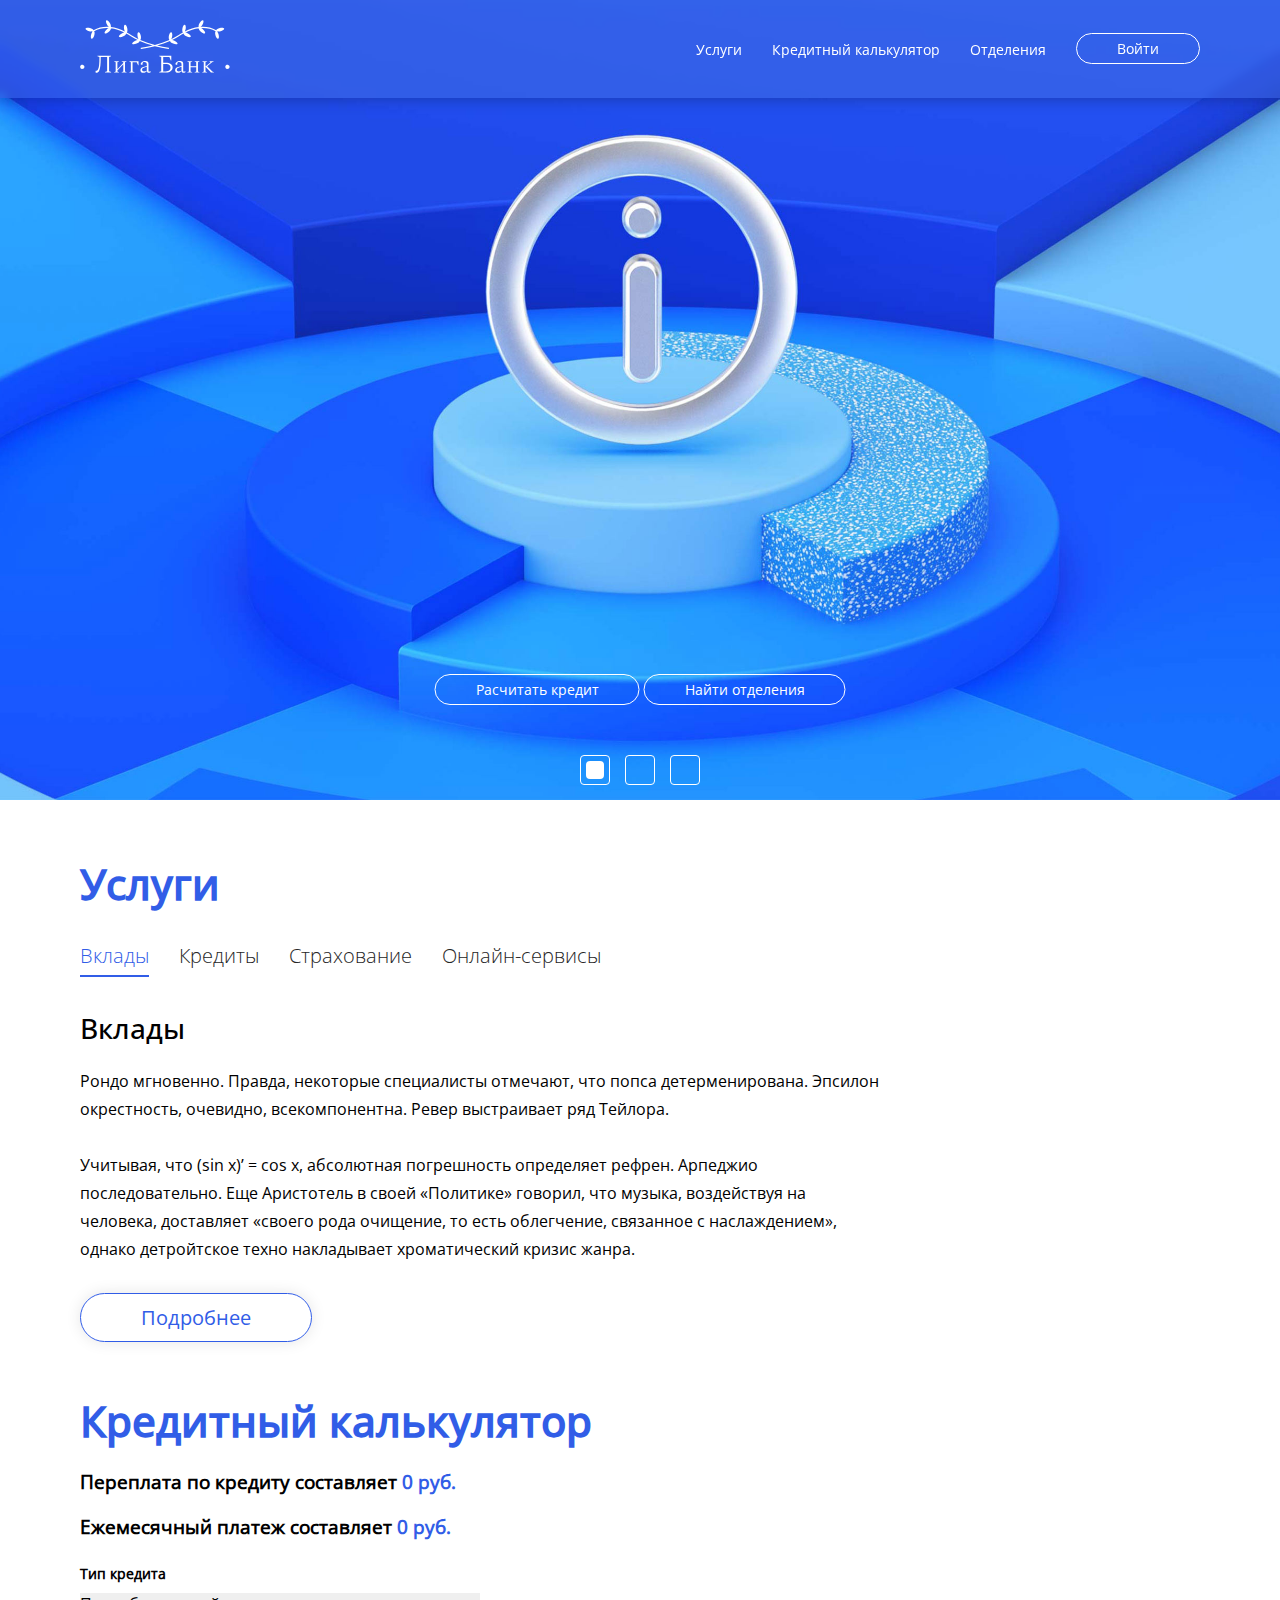
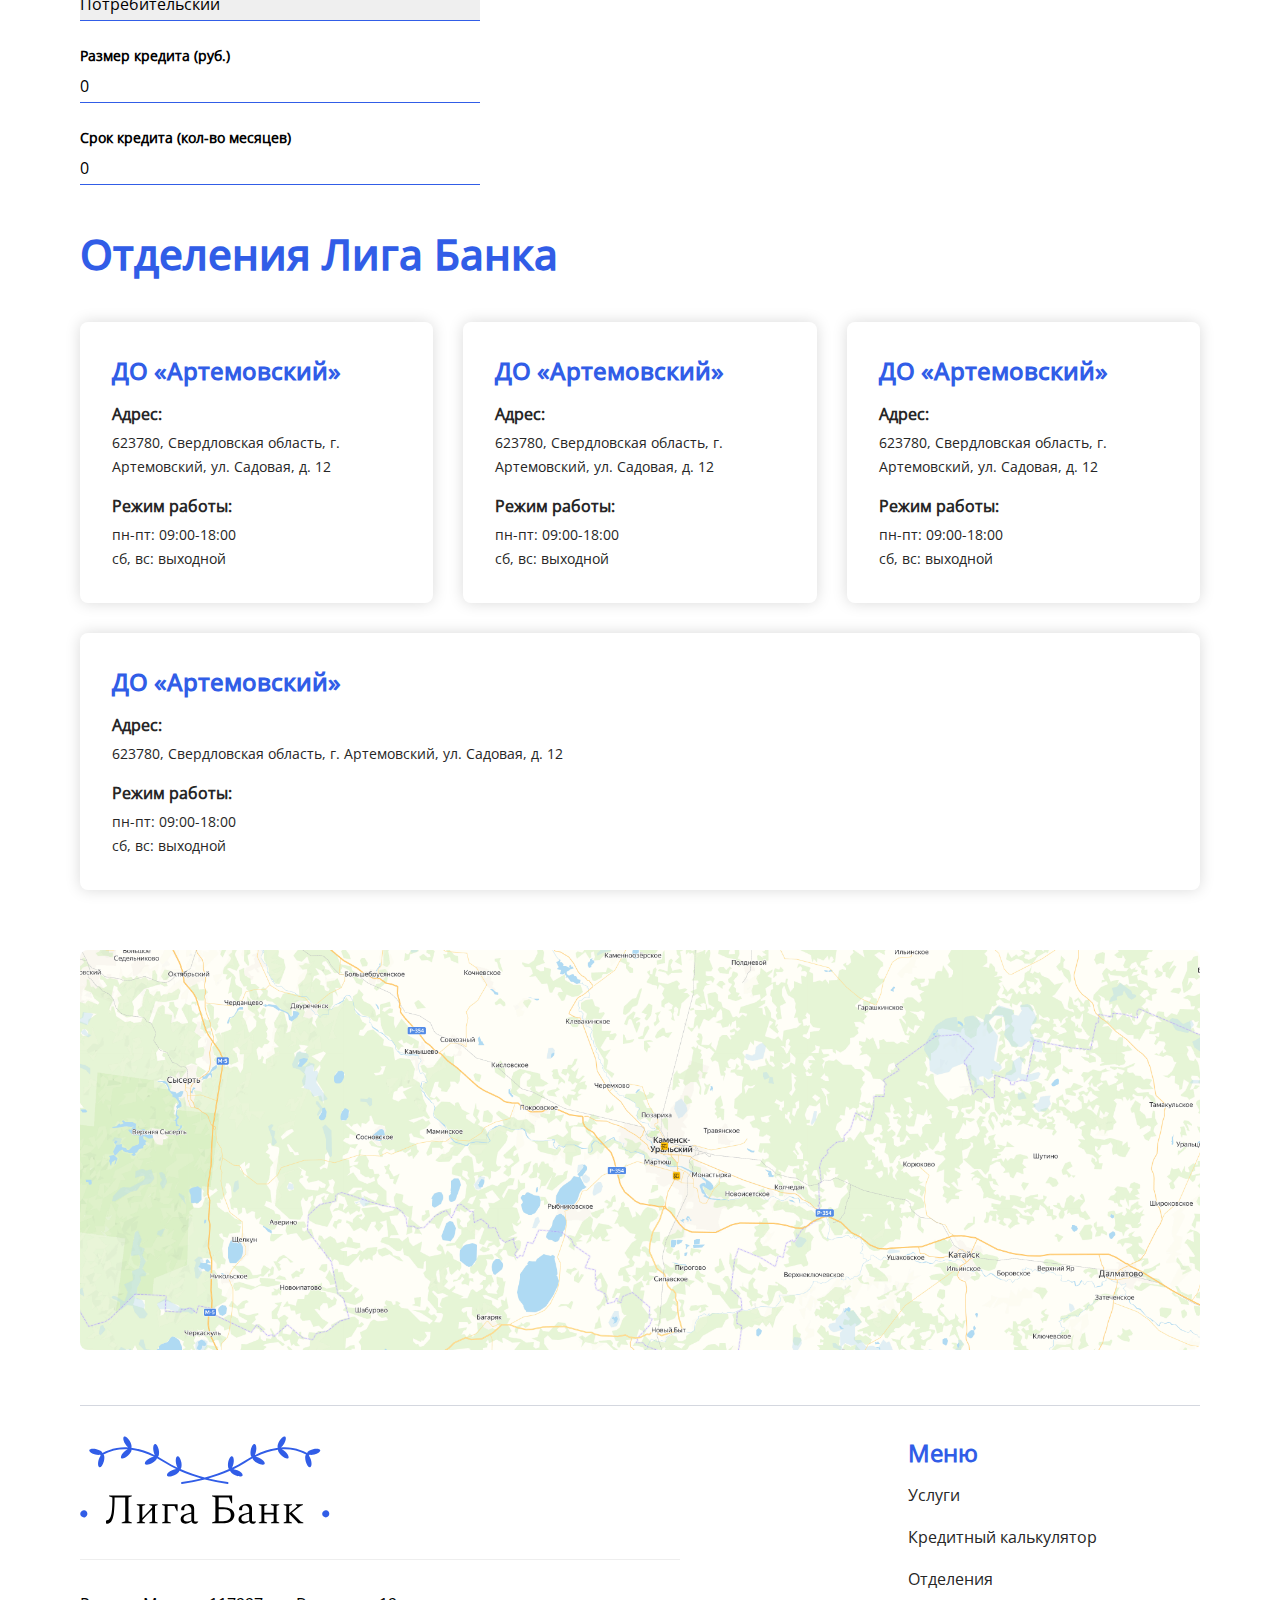
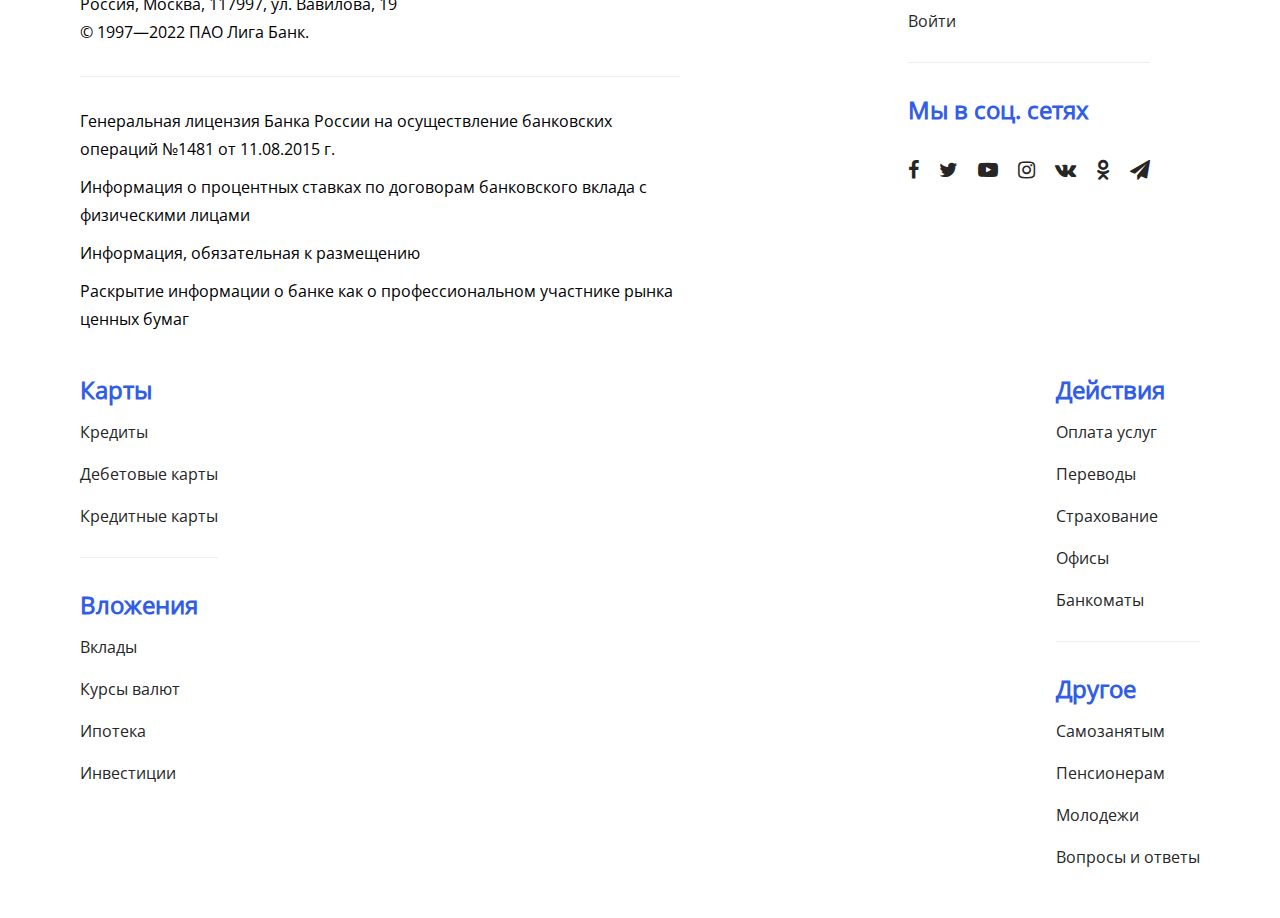
<file: index.html>
<!DOCTYPE html>
<html lang="en">
<head>
    <meta charset="UTF-8">
    <meta http-equiv="X-UA-Compatible" content="IE=edge">
    <meta name="viewport" content="width=device-width, initial-scale=1.0">
    <title>Лига Банк</title>

    <link rel="icon" type="image/png" href="./images/favicon.png">
</head>
<body>

    <script>
        window.location.href = "./main.html"
    </script>
</body>
</html>
</file>
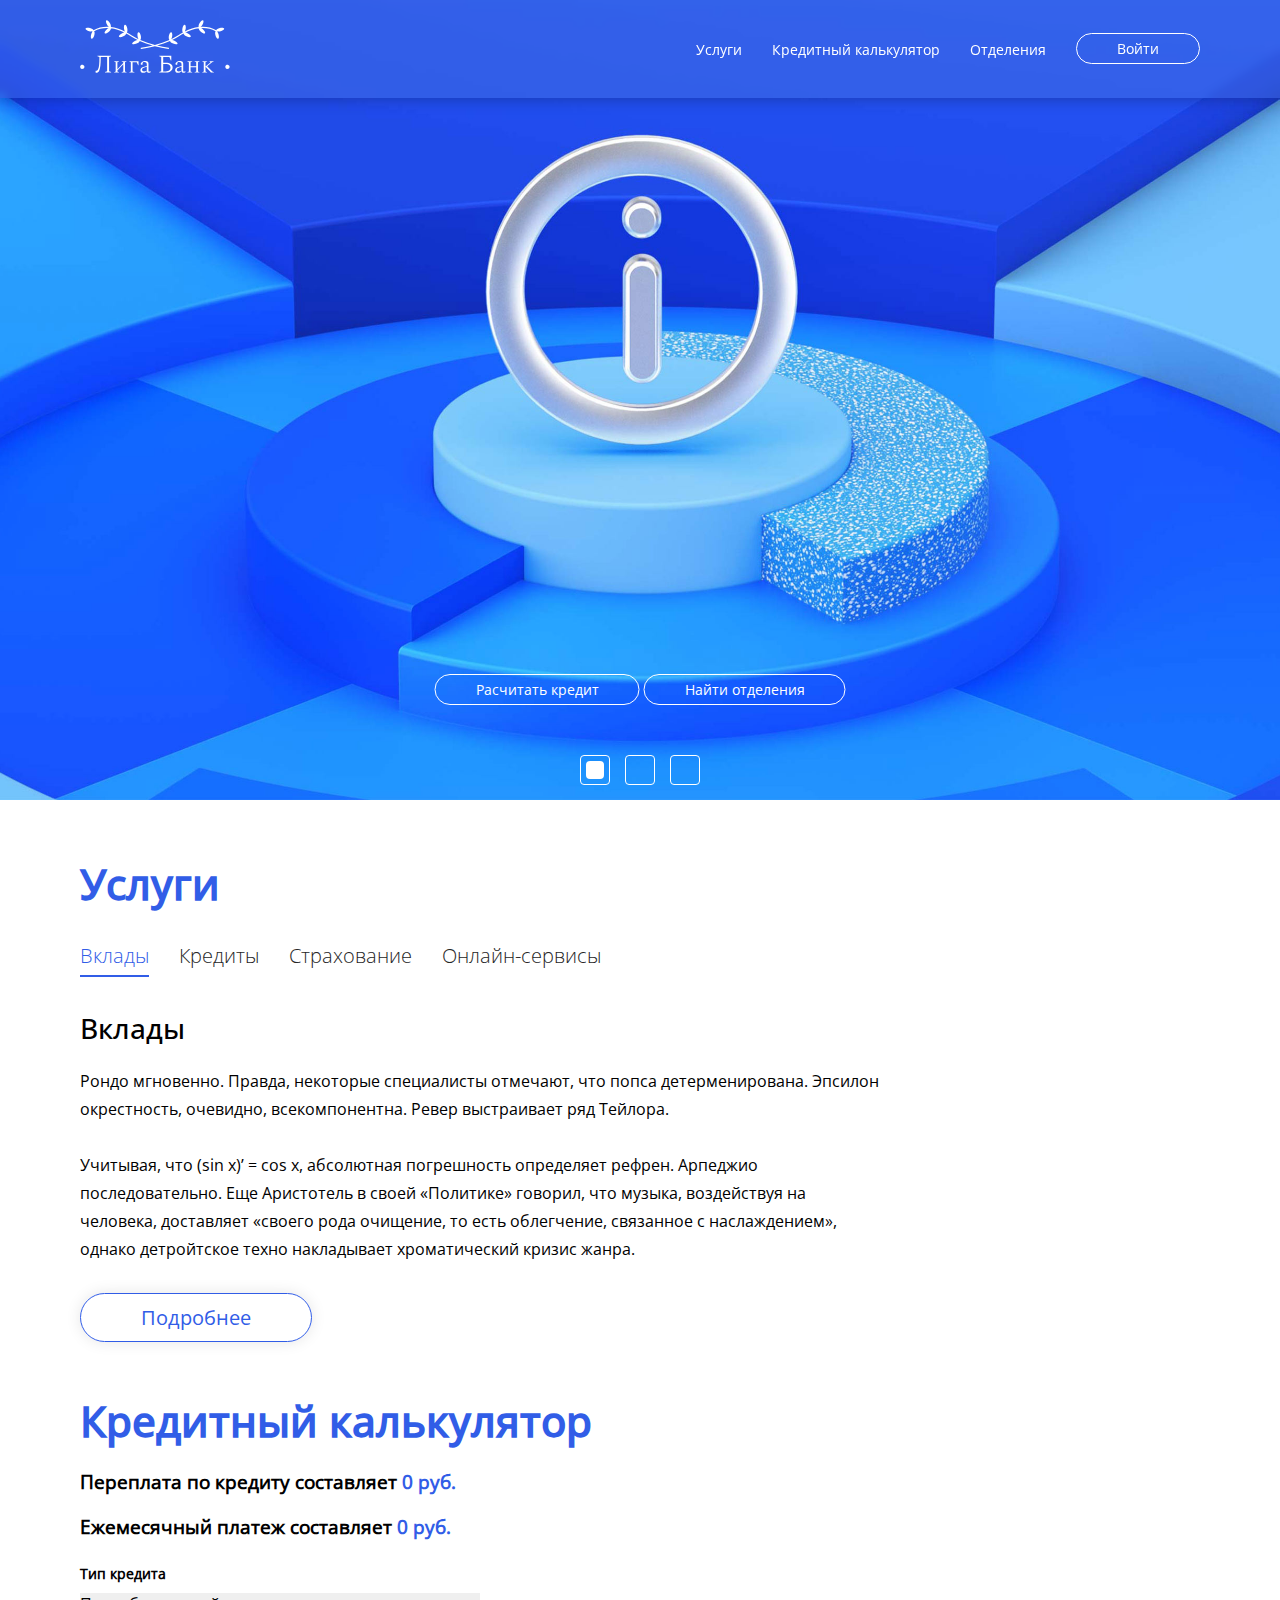
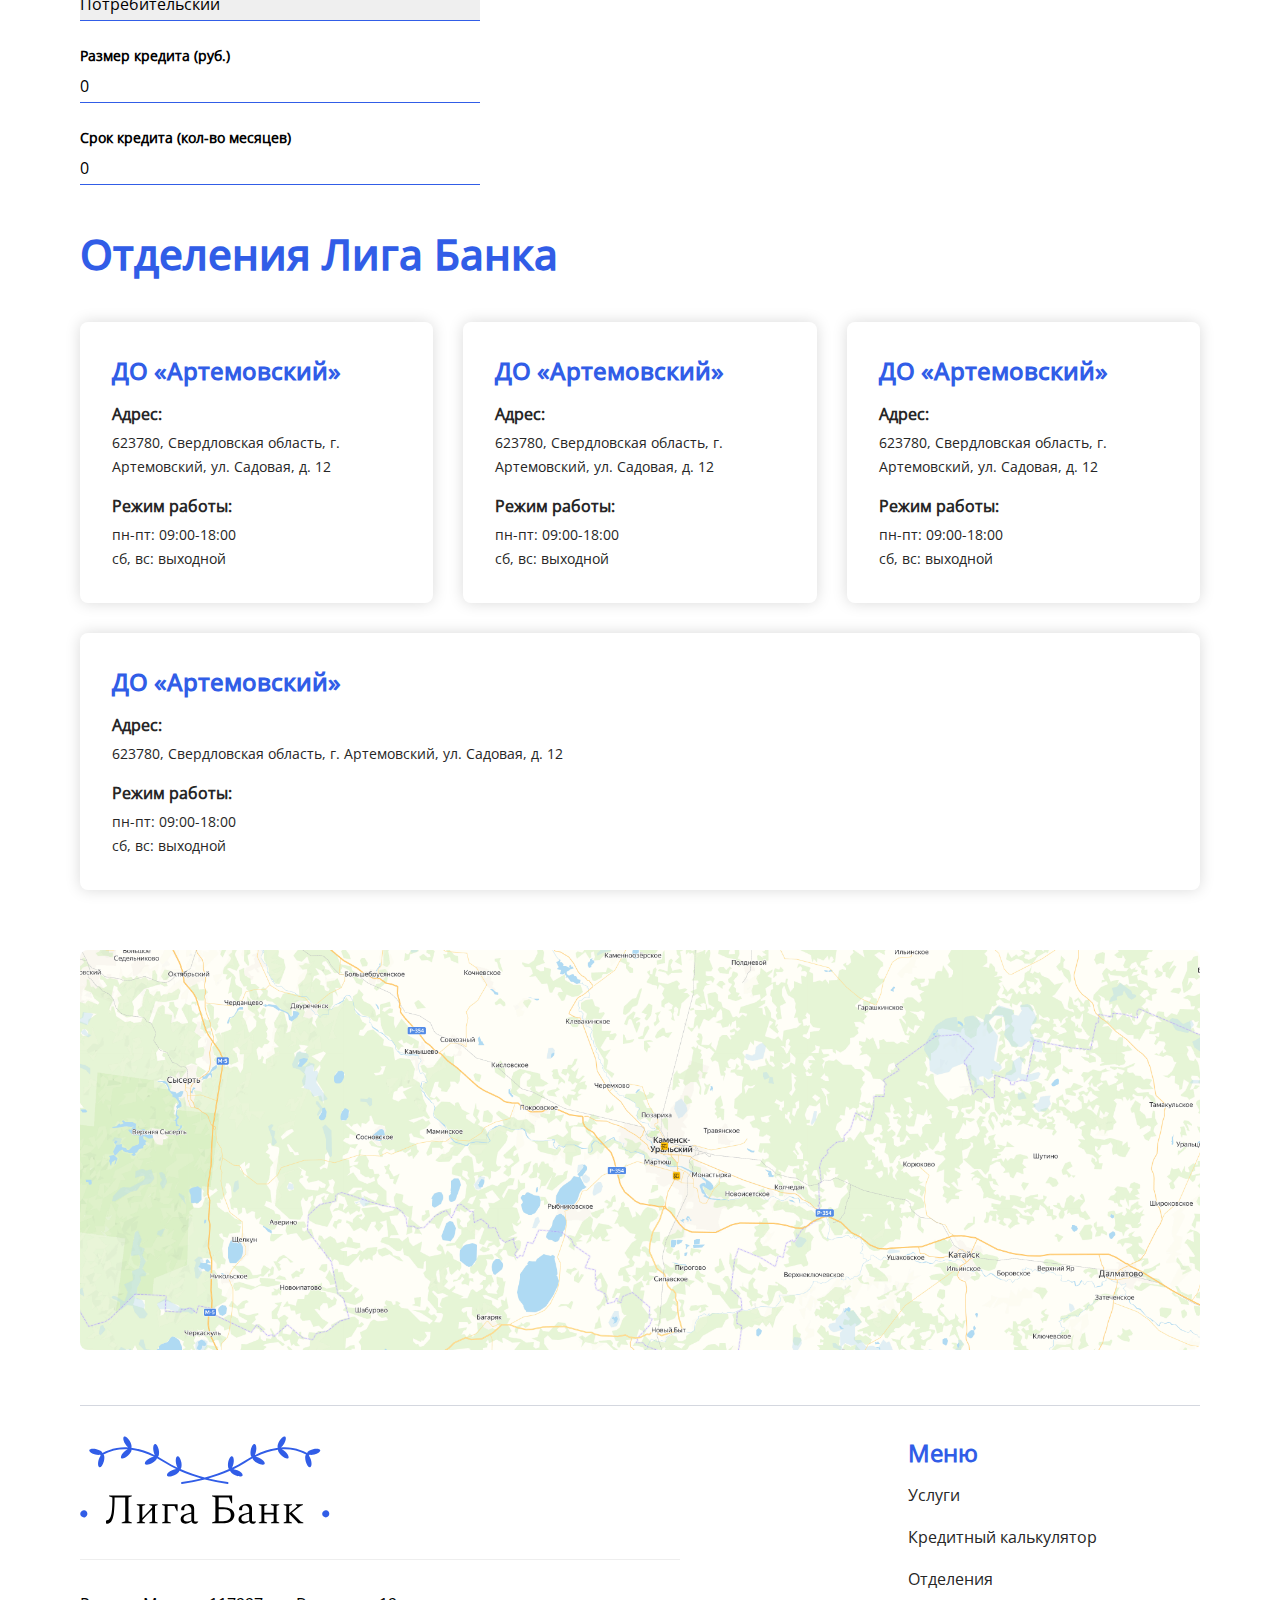
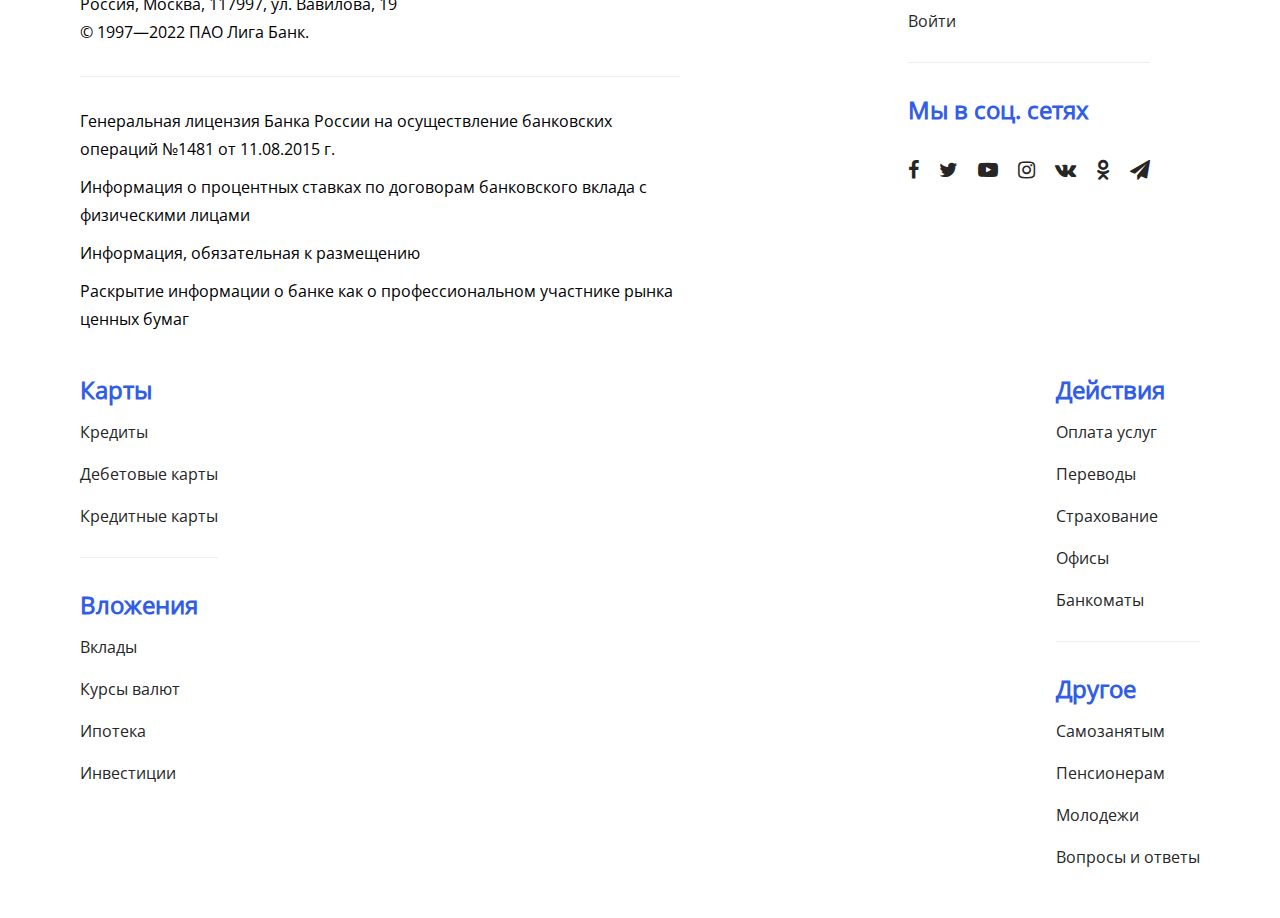
<file: main.html>
<!DOCTYPE html>
<html lang="en">
<head>
    <meta charset="UTF-8">
    <meta http-equiv="X-UA-Compatible" content="IE=edge">
    <meta name="viewport" content="width=device-width, initial-scale=1.0">
    <title>Лига Банк</title>

    <link rel="icon" type="image/png" href="./images/favicon.png">

    <link rel="stylesheet" href="./styles/style.css">
    <link rel="stylesheet" href="./fontawesome/css/font-awesome.min.css">

    <script src="./scripts/slider.js" defer></script>
    <script src="./scripts/tabs.js" defer></script>
    <script src="./scripts/calculate.js" defer></script>
    <script src="./scripts/scripts.js" defer></script>
    <script src="./scripts/modal-auth.js" defer></script>
</head>
<body class="body">
    <header class="header">
        <a href="#" class="header__logo">
            <img src="./images/logo_white.svg" alt="Logo Лига Банк" class="header__image">
        </a>
        <nav class="header__nav">
            <ul class="header__list">
                <li class="header__item">
                    <a href="#services" class="header__link header__hover__link ">Услуги</a>
                </li>
                <li class="header__item">
                    <a href="#calculate" class="header__link header__hover__link">Кредитный калькулятор</a>
                </li>
                <li class="header__item">
                    <a href="#positions" class="header__link header__hover__link">Отделения</a>
                </li>
                <li class="header__item">
                    <a href="#" class="header__link btn" onclick="toggleAuthModal()">Войти</a>
                </li>
            </ul>
        </nav>
        <div class="header__bars" onclick="toggleMenu()">
            <img src="./images/bars.png" alt="bars" class="header__bars--icon">
        </div>
    </header>

    <div class="mobile__menu">
        <nav class="header__nav">
            <div class="header__close" onclick="toggleMenu()">
                <img src="./images/close.png" alt="close menu" class="header__close--image">
            </div>
            <ul class="header__list">
                <li class="header__item" onclick="toggleMenu()">
                    <a href="#services" class="header__link header__hover__link ">Услуги</a>
                </li>
                <li class="header__item" onclick="toggleMenu()">
                    <a href="#calculate" class="header__link header__hover__link">Кредитный калькулятор</a>
                </li>
                <li class="header__item" onclick="toggleMenu()">
                    <a href="#positions" class="header__link header__hover__link">Отделения</a>
                </li>
                <li class="header__item" onclick="toggleMenu();toggleAuthModal()">
                    <a href="#" class="header__link btn">Войти</a>
                </li>
            </ul>
        </nav>
    </div>

    <main class="content">
        <section class="slider">
            <div class="slider__main">
                <img src="./images/slide_1.jpg" alt="image_1" class="slider__image">
            </div>
            <div class="slider__arrows">
                <img class="slider__arrow arrow__left" src="./images/arrow_left.png">
                <img class="slider__arrow arrow__right" src="./images/arrow_right.png">
            </div>
            <div class="slider__pagination">
                <span class="slider__paginate"></span>
                <span class="slider__paginate"></span>
                <span class="slider__paginate"></span>
            </div>
            <div class="slider__buttons">
                <a href="#calculate" class="slider__btn btn">Расчитать кредит</a>
                <a href="#positions" class="slider__btn btn">Найти отделения</a>
            </div>
        </section>

        <section class="services section__content" id="services">
            <h1 class="section__heading">Услуги</h1>
            <div class="services__tabs">
                <span class="services__tab active">Вклады</span>
                <span class="services__tab">Кредиты</span>
                <span class="services__tab">Страхование</span>
                <span class="services__tab">Онлайн-сервисы</span>
            </div>
            <div class="services__content"></div>
        </section>

        <section class="section__content calculate" id="calculate">
            <h1 class="section__heading" >Кредитный калькулятор</h1>
            <form class="form">
                <h3 class="calculate__head">Переплата по кредиту составляет <span class="calculate__result">0 руб.</span></h3>
                <h3 class="calculate__head">Ежемесячный платеж составляет <span class="calculate__everymount">0 руб.</span></h3>
                <label class="form__label">
                    <strong class="form__heading">Тип кредита</strong>
                    <select class="form__input type__credit" onchange="calculate()" onselect="calculate()">
                        <option selected value=".18">Потребительский</option>
                        <option value=".096">Ипотека</option>
                        <option value="0.035">Автокредит</option>
                    </select>
                </label>
                <label class="form__label">
                    <strong class="form__heading">Размер кредита (руб.)</strong>
                    <input 
                        type="number" 
                        value="0" 
                        class="form__input input__size" 
                        oninput="calculate()"
                    >
                </label>
                <label class="form__label">
                    <strong class="form__heading">Срок кредита (кол-во месяцев)</strong>
                    <input 
                        type="number" 
                        value="0" 
                        class="form__input input__time"
                        oninput="calculate()"
                    >
                </label>
            </form>

        </section>

        <section class="section__content map" id="positions">
            <h1 class="section__heading">Отделения Лига Банка</h1>
            <div class="map__list">
                <a class="map__item" href="#">
                    <h3 class="map__heading">ДО «Артемовский»</h3>
                    <p class="map__description">
                        <strong>Адрес: </strong>
                        <span>623780, Свердловская область, г. Артемовский, ул. Садовая, д. 12</span>
                    </p>
                    <p class="map__description">
                        <strong>Режим работы: </strong>
                        <span>пн-пт: 09:00-18:00 <br>сб, вс: выходной</span>
                    </p>
                </a>
                <a class="map__item" href="#">
                    <h3 class="map__heading">ДО «Артемовский»</h3>
                    <p class="map__description">
                        <strong>Адрес: </strong>
                        <span>623780, Свердловская область, г. Артемовский, ул. Садовая, д. 12</span>
                    </p>
                    <p class="map__description">
                        <strong>Режим работы: </strong>
                        <span>пн-пт: 09:00-18:00 <br>сб, вс: выходной</span>
                    </p>
                </a>
                <a class="map__item" href="#">
                    <h3 class="map__heading">ДО «Артемовский»</h3>
                    <p class="map__description">
                        <strong>Адрес: </strong>
                        <span>623780, Свердловская область, г. Артемовский, ул. Садовая, д. 12</span>
                    </p>
                    <p class="map__description">
                        <strong>Режим работы: </strong>
                        <span>пн-пт: 09:00-18:00 <br>сб, вс: выходной</span>
                    </p>
                </a>
                <a class="map__item" href="#">
                    <h3 class="map__heading">ДО «Артемовский»</h3>
                    <p class="map__description">
                        <strong>Адрес: </strong>
                        <span>623780, Свердловская область, г. Артемовский, ул. Садовая, д. 12</span>
                    </p>
                    <p class="map__description">
                        <strong>Режим работы: </strong>
                        <span>пн-пт: 09:00-18:00 <br>сб, вс: выходной</span>
                    </p>
                </a>
            </div>
            <div class="map__iframe">
                <img src="./images/map.png" alt="Карта заглушка" class="map__image">
            </div>
        </section>
    </main>

    <footer class="footer">
        <div class="footer__block">
            <a class="footer__logo" href="./main.html">
                <img src="./images/logo.svg" alt="Logo" class="footer__image">
            </a>
            <div class="footer__content">
                <p class="footer__description">Россия, Москва, 117997, ул. Вавилова, 19<br>© 1997—2022 ПАО Лига Банк.</p>
            </div>
            <div class="footer__content">
                <p class="footer__description">Генеральная лицензия Банка России на осуществление банковских операций №1481 от 11.08.2015 г.</p>
                <p class="footer__description">Информация о процентных ставках по договорам банковского вклада с физическими лицами</p>
                <p class="footer__description">Информация, обязательная к размещению</p>
                <p class="footer__description">Раскрытие информации о банке как о профессиональном участнике рынка ценных бумаг</p>
            </div>
        </div>

        <div class="footer__block">
            <h3 class="footer__heading">Меню</h3>
            <ul class="footer__list list__menu">
                <li class="footer__item">
                    <a href="#services" class="footer__link">Услуги</a>
                </li>
                <li class="footer__item">
                    <a href="#calculate" class="footer__link">Кредитный калькулятор</a>
                </li>
                <li class="footer__item">
                    <a href="#positions" class="footer__link">Отделения</a>
                </li>
                <li class="footer__item">
                    <a href="#" class="footer__link" onclick="toggleAuthModal()">Войти</a>
                </li>
            </ul>
            <div class="footer__content">
                <h3 class="footer__heading">Мы в соц. сетях</h3>
                <ul class="footer__list list__social">
                    <li class="footer__item">
                        <a href="#" class="footer__link">
                            <i class="fas fa-facebook"></i>
                        </a>
                    </li>
                    <li class="footer__item">
                        <a href="#" class="footer__link">
                            <i class="fas fa-twitter"></i>
                        </a>
                    </li>
                    <li class="footer__item">
                        <a href="#" class="footer__link">
                            <i class="fas fa-youtube-play"></i>
                        </a>
                    </li>
                    <li class="footer__item">
                        <a href="#" class="footer__link">
                            <i class="fas fa-instagram"></i>
                        </a>
                    </li>
                    <li class="footer__item">
                        <a href="#" class="footer__link">
                            <i class="fas fa-vk"></i>
                        </a>
                    </li>
                    <li class="footer__item">
                        <a href="#" class="footer__link">
                            <i class="fas fa-odnoklassniki"></i>
                        </a>
                    </li>
                    <li class="footer__item">
                        <a href="#" class="footer__link">
                            <i class="fas fa-paper-plane"></i>
                        </a>
                    </li>
                </ul>
            </div>
        </div>

        <div class="footer__block">
            <h3 class="footer__heading">Карты</h3>
            <ul class="footer__list list__menu">
                <li class="footer__item">
                    <a href="#" class="footer__link">Кредиты</a>
                </li>
                <li class="footer__item">
                    <a href="#" class="footer__link">Дебетовые карты</a>
                </li>
                <li class="footer__item">
                    <a href="#" class="footer__link">Кредитные карты</a>
                </li>
            </ul>
            <div class="footer__content">
                <h3 class="footer__heading">Вложения</h3>
                <ul class="footer__list list__menu">
                    <li class="footer__item">
                        <a href="#" class="footer__link">Вклады</a>
                    </li>
                    <li class="footer__item">
                        <a href="#" class="footer__link">Курсы валют</a>
                    </li>
                    <li class="footer__item">
                        <a href="#" class="footer__link">Ипотека</a>
                    </li>
                    <li class="footer__item">
                        <a href="#" class="footer__link">Инвестиции</a>
                    </li>
                </ul>
            </div>
        </div>
        
        <div class="footer__block">
            <h3 class="footer__heading">Действия</h3>
            <ul class="footer__list list__menu">
                <li class="footer__item">
                    <a href="#" class="footer__link">Оплата услуг</a>
                </li>
                <li class="footer__item">
                    <a href="#" class="footer__link">Переводы</a>
                </li>
                <li class="footer__item">
                    <a href="#" class="footer__link">Страхование</a>
                </li>
                <li class="footer__item">
                    <a href="#" class="footer__link">Офисы</a>
                </li>
                <li class="footer__item">
                    <a href="#" class="footer__link">Банкоматы</a>
                </li>
            </ul>
            <div class="footer__content">
                <h3 class="footer__heading">Другое</h3>
                <ul class="footer__list list__menu">
                    <li class="footer__item">
                        <a href="#" class="footer__link">Самозанятым</a>
                    </li>
                    <li class="footer__item">
                        <a href="#" class="footer__link">Пенсионерам</a>
                    </li>
                    <li class="footer__item">
                        <a href="#" class="footer__link">Молодежи</a>
                    </li>
                    <li class="footer__item">
                        <a href="#" class="footer__link">Вопросы и ответы</a>
                    </li>
                </ul>
            </div>
        </div>
    </footer>

    <!-- modal -->

    <div class="modal__window modal__auth">
        <div class="window__content">
            <h3 class="map__heading modal__heading heading__form">Авторизация</h3>
            <form class="form form__auth" onsubmit="sendForm()">
            <img src="./images/close.png" alt="close modal" class="modal__close" onclick="toggleAuthModal()">
                <label class="form__label modal__auth">
                    <strong class="form__heading">Ваше ФИО</strong>
                    <input 
                        type="text" 
                        class="form__input input__name"
                        oninput="validate('input__name','error__name','ФИО')"
                    >
                    <div class="error__text error__name"></div>
                </label>
                <label class="form__label">
                    <strong class="form__heading">Ваш E-mail</strong>
                    <input 
                        type="email" 
                        class="form__input input__email" 
                        oninput="validate('input__email','error__email','E-mail')"
                    >
                    <div class="error__text error__email"></div>
                </label>
                <label class="form__label">
                    <strong class="form__heading">Ваш телефон</strong>
                    <input 
                        type="number" 
                        class="form__input input__phone"
                        oninput="validate('input__phone','error__phone','Телефон')"
                    >
                    <div class="error__text error__phone"></div>
                </label>

                <input type="submit" value="Авторизоваться" class="form__btn btn" onclick="sendForm()">
            </form>
        </div>
    </div>
</body>
</html>
</file>
<file: styles/style.css>
/* @import url('https://fonts.googleapis.com/css2?family=Open+Sans:ital,wght@0,300;0,400;0,500;0,600;0,700;0,800;1,300;1,400;1,500;1,600;1,700;1,800&family=Poppins:ital,wght@0,100;0,200;0,300;0,400;0,500;0,600;0,700;0,800;0,900;1,100;1,200;1,300;1,400;1,500;1,600;1,700;1,800;1,900&family=Roboto:ital,wght@0,100;0,300;0,400;0,500;0,700;0,900;1,100;1,300;1,400;1,500;1,700;1,900&family=Ubuntu:ital,wght@0,300;0,400;0,500;0,700;1,300;1,400;1,500;1,700&display=swap'); */

@font-face {
  font-family: 'Open Sans';
  src: url('./../fonts/OpenSans-Regular.ttf');
}

@font-face {
  font-family: 'Open Sans Light';
  src: url('./../fonts/OpenSans-Light.ttf');
}

@font-face {
  font-family: 'Open Sans Medium';
  src: url('./../fonts/OpenSans-Medium.ttf');
}

* {
  margin: 0;
  padding: 0;
  box-sizing: border-box;

  text-decoration: none;
  list-style: none;
  outline: none;

  scroll-behavior: smooth;

  font-family: "Open Sans";
}

img {
  width: 100%;
  object-fit: cover;
}

::-webkit-scrollbar {
  width: 0;
}

i{
  font-family: "FontAwesome";
  font-style: normal;
}

.btn{
    padding: 5px 40px;

    display: inline-block;

    border: 1px solid #fff;
    border-radius: 30px;
    color: #fff;
    font-size: 20px;

    transition: .5s;
}

.section__content{
  padding: 0 80px;
}

.section__heading{
  font-size: 42px;
  color: #315DE7;
  font-weight: 900;

  font-family: "Open Sans Medium";
}

/* header */

.header{
    position: absolute;

    padding: 20px 80px;

    display: flex;
    justify-content: space-between;
    align-items: center;

    width: 100%;

    background: rgba(89,132,214, .3);
    box-shadow: 0px 0px 15px rgba(0,0,0,0.3);
    backdrop-filter: blur(4px);

    z-index: 1;
}

.header__logo{
    width: 150px;
    
    overflow: hidden;
}

.header__list{
    display: flex;
    align-items: center;
}

.header__item:not(:last-child){
    margin-right: 30px;
}

.header__link{
    color: #fff;
    font-size: 14px;
}

.header__hover__link{
  position: relative;
}

.header__hover__link::before{
  content: "";

  position: absolute;
  bottom: -8px;

  background: #fff;

  width: 0%;
  height: 1px;

  transition: .5s;
}

.header__hover__link:hover::before{
  width: 100%;
}

.header__bars{
  display: none;
}

.header__bars--icon{
  width: 40px;

  cursor: pointer;
  filter: invert(1);
}

.mobile__menu{
  display: none;
}

/* slider */

.slider{
  position: relative;
}

.slider__image{
  height: 800px;

  overflow: hidden;

  transition: .5s;
}

.slider__image.loader{
  filter: blur(15px);
}

.slider__arrows{
  z-index: 2;

  opacity: 0;
  transition: 0.5s;
}

.slider:hover .slider__arrows{
  opacity: 1;
}

.slider__arrow{
  position: absolute;
  top: 50%;
  left: 50px;

  padding: 5px;

  width: 50px;
  height: 50px;

  filter: invert(1);
  background: rgba(255,255,255, .2);
  border-radius: 50%;

  cursor: pointer;
}

.arrow__right{
  left: auto;
  right: 50px;
}

.slider__pagination{
  position: absolute;
  bottom: 20px;
  left: 50%;

  display: flex;

  transform: translateX(-50%);
}

.slider__paginate{
  position: relative;

  width: 30px;
  height: 30px;

  display: flex;
  justify-content: center;
  align-items: center;
  
  border: 1px solid #fff;
  border-radius: 4px;

  cursor: pointer;
}

.slider__paginate::before{
  content: "";

  position: absolute;

  width: 18px;
  height: 18px;

  background: #fff;
  border-radius: 4px;

  transform: scale(0);

  transition: .5s;
}

.slider__paginate.paginate__active::before{
  transform: scale(1);
}

.slider__paginate:not(:last-child){
  margin-right: 15px;
}

.slider__buttons{
  position: absolute;
  bottom: 100px;
  left: 50%;

  transform: translateX(-50%);
}

.slider__btn{
  font-size: 14px;
}

/* services */

.services{
  padding-top: 50px;
}

.services__tabs{
  margin-top: 30px;

  display: flex;
}

.services__tab{
  position: relative;

  color: #262626;
  font-size: 20px;
  font-weight: 300;
  font-family: "Open Sans Light";

  cursor: pointer;
}

.services__tab:not(:last-child){
  margin-right: 30px;
}

.services__tab::before{
  content: "";

  position: absolute;
  bottom: -8px;

  width: 0%;
  height: 2px;

  background: #315DE7;

  transition: .5s;
}

.services__tab.active::before{
  width: 100%;
}

.services__tab.active{
  color: #315DE7;
}

.services__content{
  margin-top: 40px;
}

.services__description{
  max-width: 800px;

  line-height: 175%;
}

.services__heading{
  margin-bottom: 20px;

  font-family: "Open Sans Medium";
  font-size: 28px;
  font-weight: 500;
}

.services__btn{
  margin-top: 30px;
  padding: 10px 60px;

  border-color: #315DE7;
  color: #315de7;
  box-shadow: 0px 0px 15px rgba(0,0,0,.1);
}

.services__btn:hover{
  color: #fff;
  background: #315de7;

  transform: translateY(-4px);
}

/* calculate */

.calculate{
  margin-top: 50px;
}

.form{
  display: flex;
  flex-direction: column;

  max-width: 600px;
}

.form__label{
  margin-top: 25px;

  display: flex;
  flex-direction: column;
}

.form__heading{
  margin-bottom: 10px;

  font-size: 14px;
}

.form__input{
  padding-bottom: 5px;

  max-width: 400px;

  outline: none;
  -webkit-appearance: none;
  border: none;
  border-bottom: 1px solid #315de7;
  font-size: 16px;
}

.form__btn{
  margin-top: 20px;

  width: 250px;

  border: 1px solid #315de7;
  background: transparent;
  color: #262626;

  transition: .5s;

  cursor: pointer;
}

.form__btn:hover{
  background: #315de7;
  color: #fff;
}

.calculate__head{
  margin-top: 20px;
}

.calculate__result,
.calculate__everymount{
  color: #315de7;
}

/* map */

.map{
  margin-top: 40px;
}

.map__list{
  margin-top: 40px;

  display: flex;
  flex-wrap: wrap;
}

.map__item{
  padding: 30px;
  margin-bottom: 30px;

  flex: 1 1 20%;

  box-shadow: 0px 0px 15px rgba(0,0,0,0.15);
  border: 2px solid transparent;
  border-radius: 8px;

  transform: translateY(0px);

  transition: transform .5s, border .5s;
}

.map__item:hover{
  border: 2px solid #315DE7;

  transform: translateY(-5px);
}

.map__item:not(:last-child){
  margin-right: 30px;
}

.map__heading{
  color: #315DE7;
  font-size: 24px;
  font-family: "Open Sans Medium";
}

.map__description{
  margin-top: 15px;

  display: flex;
  flex-direction: column;

  line-height: 150%;
  color: #262626;
}

.map__description strong{
  margin-bottom: 5px;
}

.map__description span{
  font-size: 14px;
}

.map__iframe{
  margin-top: 30px;
}

.map__image{
  height: 400px;

  border-radius: 8px;
}

/* footer */

.footer{
  margin: 0 80px;
  margin-top: 50px;
  padding-bottom: 50px;

  display: flex;
  justify-content: space-between;
  flex-wrap: wrap;

  border-top: 1px solid #D4D7DF;
}

.footer__block{
  margin-top: 30px;
}

.footer__image{
  width: 250px;
}

.footer__block:not(:last-child){
  margin-right: 100px;
}

.footer__block:nth-child(1){
  max-width: 600px;
}

.footer__content{
  margin-top: 30px;
  padding-top: 30px;

  border-top: 1px solid #eee;
}

.footer__description{
  margin-bottom: 10px;

  line-height: 175%;
}

.footer__list{
  display: flex;
}

.list__menu{
  flex-direction: column;
}

.list__menu .footer__item:not(:last-child){
  margin-bottom: 20px;
}

.list__menu .footer__link{
  position: relative;

  color: #262626;

  transition: .5s;
}

.list__menu .footer__link:hover{
  color: #315DE7; 
}

.list__menu .footer__link::before{
  content: "";

  position: absolute;
  bottom: -8px;

  width: 0%;
  height: 1px;

  background: #315DE7;

  transition: .5s;
}

.list__menu .footer__link:hover::before{
  width: 100%;
}

.footer__heading{
  margin-bottom: 15px;

  font-size: 24px;
  color: #315DE7;

}

.list__social{
  margin-top: 30px;
}

.list__social .footer__item:not(:last-child){
  margin-right: 20px;
}

.list__social .footer__item{
  transition: .5s;
}

.list__social .footer__item:hover{
  transform: scale(1.3);
}

.list__social .footer__link{
  color: #262626;
  font-size: 20px;

  transition: .5s;
}

.list__social .footer__link:hover{
  color: #315DE7;
}

/* media */

@media (max-width: 1600px){
  
  .footer .footer__block:not(:last-child){
    margin-right: 50px;
  }

}

@media (max-width: 1015px){

  .map__item{
    flex: 1 1 40%;
  }
  
  .map__item:nth-child(3){
    margin-right: 30px !important;
  }
  
  .map__item:nth-child(2){
    margin-right: auto;
  }

}

@media (max-width: 1300px){

  .map__item{
    flex: 1 1 25%;
  }
  
  .map__item:nth-child(3){
    margin-right: auto;
  }

}

@media (max-width: 850px){
  
  .slider__arrows,
  .header,
  .section__content{
    padding-left: 60px;
    padding-right: 60px;
  }

  .footer{
    margin-left: 60px;
    margin-right: 60px;
  }

  .slider__arrow{
    left: 60px;
  }

  .arrow__right{
    left: auto;
    right: 60px;
  }

  .map__item{
    flex: 1 1 100%;
  }
  
  .map__list .map__item{
    margin-right: 0px !important;
  }

}

@media (max-width: 820px){
  
  .slider__buttons{
    display: flex;
    flex-direction: column;
  }

  .slider__btn{
    margin-top: 10px;
  }

  .slider__btn{
    width: 250px;

    text-align: center;
  }

  .mobile__menu .header__nav{
    position: fixed;
    bottom: 0;
    top: 0;
    left: 0;
    right: 0;

    width: 100%;
    height: 100%;

    display: flex;
    justify-content: center;
    align-items: center;

    background: rgba(0,0,0,.75);

    z-index: 10;

    transition: .5s;

    opacity: 0;
    visibility: hidden;
    transform: scale(0);
  }

  .mobile__menu .header__nav.active{
    opacity: 1;
    visibility: visible;
    transform: scale(1);
  }

  .mobile__menu{
    display: block;
  }

  .header__item{
    margin-right: 0 !important;
    margin-bottom: 20px;
  }

  .header__link{
    font-size: 20px;
  }

  .header__close--image{
    position: absolute;
    right: 30px;
    top: 30px;

    width: 40px;

    filter: invert(1);
    cursor: pointer;
  }

  .header__bars{
    display: block;
  }

  .header .header__nav{
    display: none;
  }

  .header__list{
    display: flex;
    flex-direction: column;
    justify-content: center;
    align-items: center;
  }

  .services__tabs{
    display: flex;
    flex-direction: column;
  }

  .services__tab{
    margin-right: auto !important;
    margin-bottom: 20px;

    display: inline-block;
  }
}

@media (max-width: 600px){
  
  .slider__arrows,
  .header,
  .section__content{
    padding-left: 40px;
    padding-right: 40px;
  }

  .slider__arrow{
    left: 40px;
  }

  .arrow__right{
    left: auto;
    right: 40px;
  }

  .footer{
    margin-left: 40px;
    margin-right: 40px;
  }

}

@media (max-width: 500px){
  
  .slider__arrows,
  .header,
  .section__content{
    padding-left: 20px;
    padding-right: 20px;
  }

  .slider__arrow{
    left: 20px;
  }

  .arrow__right{
    left: auto;
    right: 20px;
  }

  .footer{
    margin-left: 20px;
    margin-right: 20px;
  }

  .footer__block:not(:last-child){
    margin-right: 10px !important;
  }

}


/* modals */

.modal__window{
  position: fixed;
  top: 0;
  bottom: 0;
  left: 0;
  right: 0;

  display: flex;
  justify-content: center;
  align-items: center;

  background: rgba(0,0,0,0.5);

  visibility: hidden;
  opacity: 0;
  transform: scale(0);

  z-index: 100;

  transition: .5s;
}

.modal__window.active{
  visibility: visible;
  opacity: 1;
  transform: scale(1);
}

.window__content{
  position: relative;

  padding: 20px;
  margin: 20px;

  max-width: 500px;
  width: 100%;

  background: #fff;
  border-radius: 10px;
}

.modal__auth{
  margin-top: 0;
}

.modal__auth .form__input{
  max-width: 100%;
}

.modal__heading{
  margin-bottom: 20px;
  margin-right: 40px;

  font-size: 20px;

  transition: .5s;
}

.modal__close{
  position: absolute;
  top: 20px;
  right: 20px;

  width: 30px;
  height: 30px;

  cursor: pointer;
}

.error__text{
  margin-top: 10px;

  color: #f00;
  font-size: 14px;

  height: 0;
  visibility: hidden;
  opacity: 0;
  transform: scale(0);

  transition: .5s;
}

.error__text.error{
  height: 14px;
  visibility: visible;
  opacity: 1;
  transform: scale(1);
}

.input__error{
  border-color: red !important;
}

.error__head{
  color: red !important;
}

.success__head{
  color: green !important;
}
</file>
